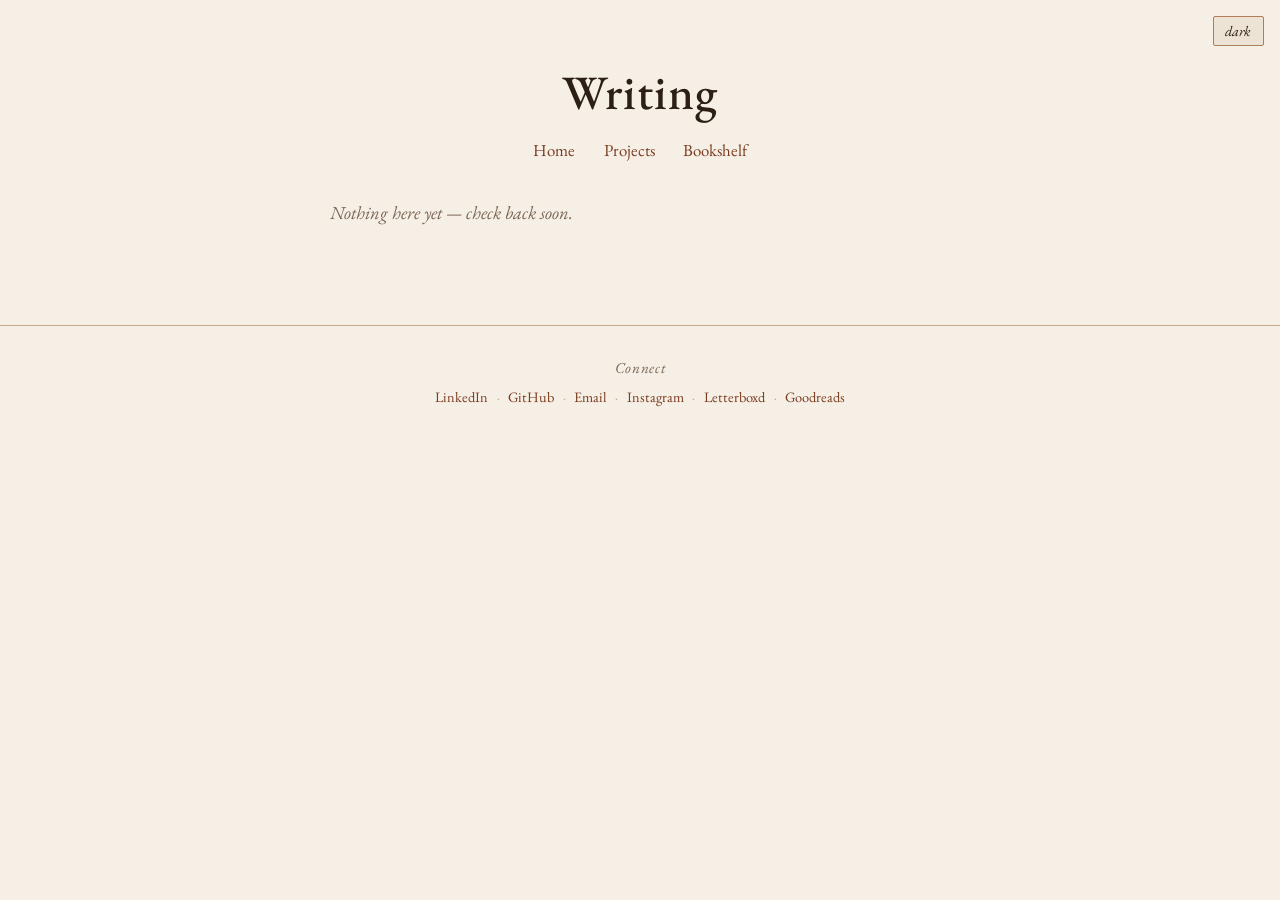
<file: bookshelf.html>
<!DOCTYPE html>
<html lang="en">
    <head>
        <meta charset="UTF-8">
        <meta name="description" content="Writing by Jeremy Kelly.">
        <meta name="viewport" content="width=device-width, initial-scale=1.0">
        <meta property="og:type" content="website">
        <meta property="og:title" content="Jeremy Kelly — Writing">
        <meta property="og:description" content="Writing by Jeremy Kelly.">
        <meta property="og:url" content="https://keremyjelly.github.io/bookshelf.html">
        <meta property="og:image" content="https://keremyjelly.github.io/assets/images/jelly-beach-smile.JPG">
        <meta name="twitter:card" content="summary_large_image">
        <meta name="twitter:title" content="Jeremy Kelly — Writing">
        <meta name="twitter:description" content="Writing by Jeremy Kelly.">
        <meta name="twitter:image" content="https://keremyjelly.github.io/assets/images/jelly-beach-smile.JPG">
        <base href="/">
        <link rel="stylesheet" href="assets/style.css">
        <title>Jeremy Kelly — Writing</title>
        <script>
            (function () {
                const saved = localStorage.getItem('theme');
                const prefersLight = window.matchMedia('(prefers-color-scheme: light)').matches;
                document.documentElement.setAttribute('data-theme', saved || (prefersLight ? 'light' : 'dark'));
            })();
        </script>
    </head>
    <body>
        <button class="theme-toggle" id="themeToggle" onclick="toggleTheme()">dark</button>

        <div class="container">
            <main class="centered-content">
                <h1>Writing</h1>
                <div class="nav">
                    <a class="btn" href="index.html">Home</a>
                    <a class="btn" href="projects.html">Projects</a>
                    <a class="btn" href="bookshelf.html">Bookshelf</a>
                </div>

                <div class="blog-list-empty">
                    <p class="body-text">Nothing here yet — check back soon.</p>
                </div>
            </main>
        </div>

        <footer class="colophon">
            <div class="colophon-name">Connect</div>
            <nav class="colophon-links">
                <a href="https://www.linkedin.com/in/jeremy-kelly-074359347">LinkedIn</a>
                <span>·</span>
                <a href="https://github.com/keremyjelly">GitHub</a>
                <span>·</span>
                <a href="mailto:jskelly2024@gmail.com">Email</a>
                <span>·</span>
                <a href="https://www.instagram.com/keremyjelly/">Instagram</a>
                <span>·</span>
                <a href="https://letterboxd.com/jkell_/">Letterboxd</a>
                <span>·</span>
                <a href="https://www.goodreads.com/user/show/188715507-jeremy-kelly">Goodreads</a>
            </nav>
        </footer>

        <script>
            function toggleTheme() {
                const current = document.documentElement.getAttribute('data-theme');
                const next = current === 'dark' ? 'light' : 'dark';
                document.documentElement.setAttribute('data-theme', next);
                localStorage.setItem('theme', next);
                updateToggleLabel();
            }

            function updateToggleLabel() {
                const current = document.documentElement.getAttribute('data-theme');
                document.getElementById('themeToggle').textContent = current === 'dark' ? 'light' : 'dark';
            }

            updateToggleLabel();
        </script>
    </body>
</html>
</file>
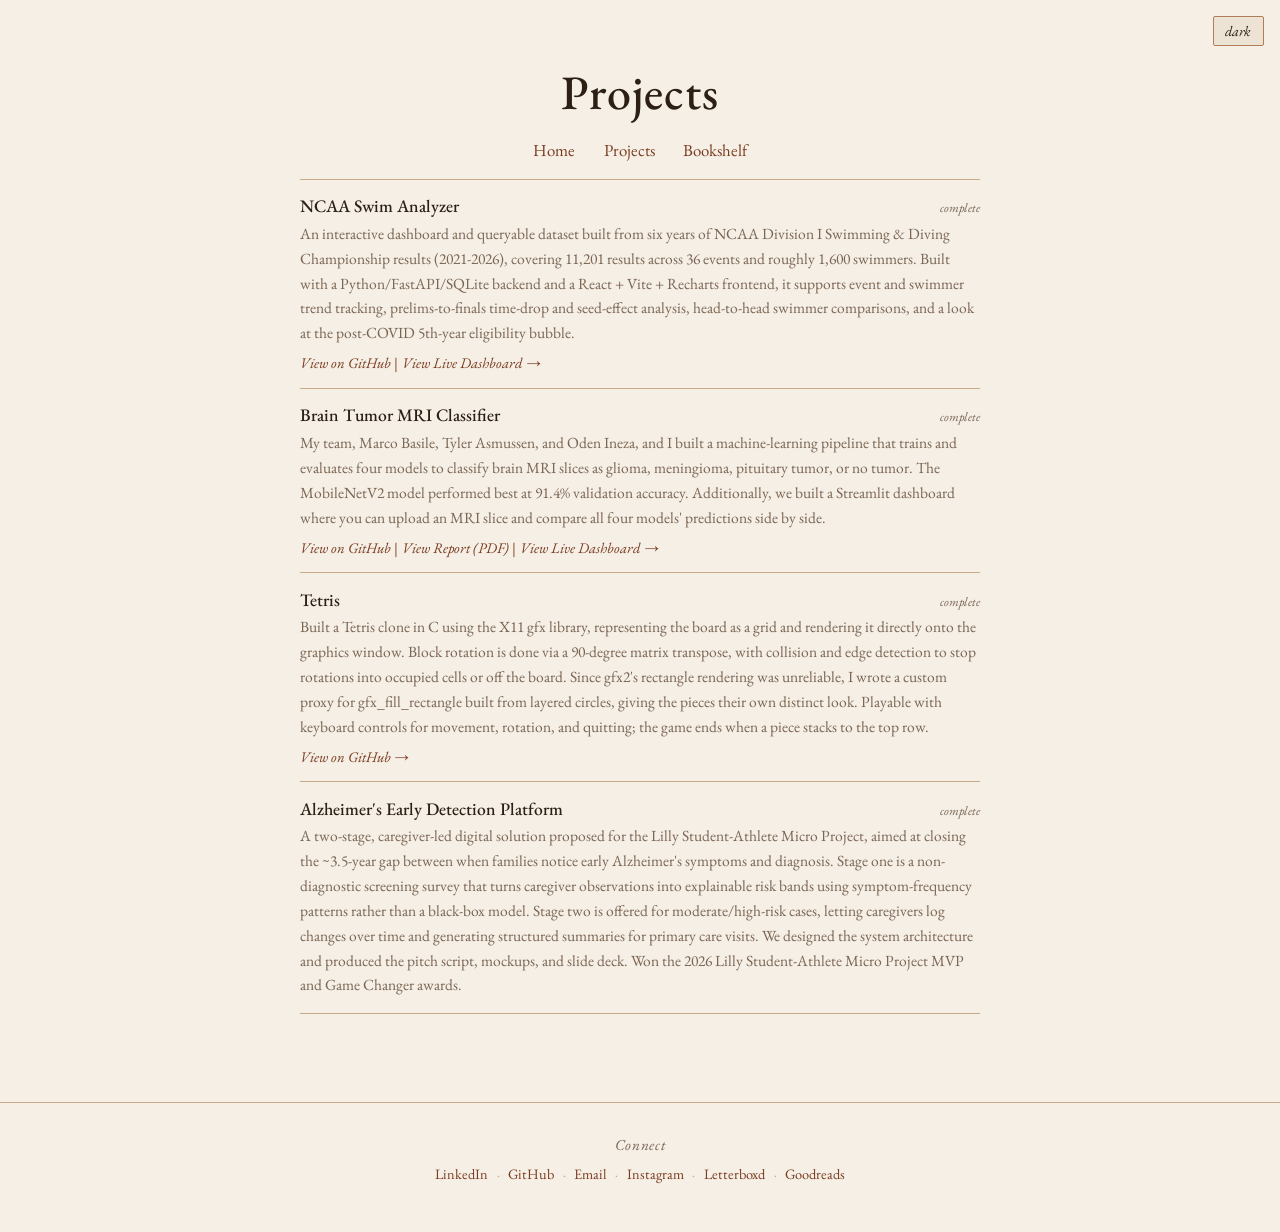
<file: projects.html>
<!DOCTYPE html>
<html lang="en">
    <head>
        <meta charset="UTF-8">
        <meta name="description" content="Projects by Jeremy Kelly.">
        <meta name="viewport" content="width=device-width, initial-scale=1.0">
        <meta property="og:type" content="website">
        <meta property="og:title" content="Jeremy Kelly — Projects">
        <meta property="og:description" content="Projects by Jeremy Kelly.">
        <meta property="og:url" content="https://keremyjelly.github.io/projects.html">
        <meta property="og:image" content="https://keremyjelly.github.io/assets/images/jelly-beach-smile.JPG">
        <meta name="twitter:card" content="summary_large_image">
        <meta name="twitter:title" content="Jeremy Kelly — Projects">
        <meta name="twitter:description" content="Projects by Jeremy Kelly.">
        <meta name="twitter:image" content="https://keremyjelly.github.io/assets/images/jelly-beach-smile.JPG">
        <base href="/">
        <link rel="stylesheet" href="assets/style.css">
        <title>Jeremy Kelly — Projects</title>
        <script>
            (function () {
                const saved = localStorage.getItem('theme');
                const prefersLight = window.matchMedia('(prefers-color-scheme: light)').matches;
                document.documentElement.setAttribute('data-theme', saved || (prefersLight ? 'light' : 'dark'));
            })();
        </script>
    </head>
    <body>
        <button class="theme-toggle" id="themeToggle" onclick="toggleTheme()">dark</button>

        <div class="container">
            <main class="centered-content">
                <h1>Projects</h1>
                <div class="nav">
                    <a class="btn" href="index.html">Home</a>
                    <a class="btn" href="projects.html">Projects</a>
                    <a class="btn" href="bookshelf.html">Bookshelf</a>
                </div>

                <div class="project-list">
                    <div class="project-item">
                        <div class="project-header">
                            <span class="project-title">NCAA Swim Analyzer</span>
                            <span class="project-status status-complete">complete</span>
                        </div>
                        <p class="project-desc">
                            An interactive dashboard and queryable dataset built from six years of NCAA Division I Swimming & Diving Championship results (2021-2026), covering 11,201 results across 36 events and roughly 1,600 swimmers. Built with a Python/FastAPI/SQLite backend and a React + Vite + Recharts frontend, it supports event and swimmer trend tracking, prelims-to-finals time-drop and seed-effect analysis, head-to-head swimmer comparisons, and a look at the post-COVID 5th-year eligibility bubble.
                        </p>
                        <a class="project-link" href="https://github.com/keremyjelly/ncaa-swim-analyzer">View on GitHub |</a>
                        <a class="project-link" href="https://ncaa-swim-analyzer.fastapicloud.dev">View Live Dashboard →</a>
                    </div>
                    <div class="project-item">
                        <div class="project-header">
                            <span class="project-title">Brain Tumor MRI Classifier</span>
                            <span class="project-status status-complete">complete</span>
                        </div>
                        <p class="project-desc">
                            My team, Marco Basile, Tyler Asmussen, and Oden Ineza, and I built a machine-learning pipeline that trains and evaluates four models to
                            classify brain MRI slices as glioma, meningioma, pituitary tumor, or no tumor. The MobileNetV2 model performed best at 91.4% validation
                            accuracy. Additionally, we built a Streamlit dashboard where you can upload an MRI slice and compare all four models' predictions side by side.
                        </p>
                        <a class="project-link" href="https://github.com/keremyjelly/tumor-classification">View on GitHub |</a>
                        <a class="project-link" href="assets/files/ml_final_deliverable.pdf">View Report (PDF) |</a>
                        <a class="project-link" href="https://mle-tumor-classification.streamlit.app">View Live Dashboard →</a>
                    </div>
                    <div class="project-item">
                        <div class="project-header">
                            <span class="project-title">Tetris</span>
                            <span class="project-status status-complete">complete</span>
                        </div>
                        <p class="project-desc">
                            Built a Tetris clone in C using the X11 gfx library, representing the board as a grid and rendering it directly onto the graphics window. Block rotation is done via a 90-degree matrix transpose, with collision and edge detection to stop rotations into occupied cells or off the board. Since gfx2's rectangle rendering was unreliable, I wrote a custom proxy for gfx_fill_rectangle built from layered circles, giving the pieces their own distinct look. Playable with keyboard controls for movement, rotation, and quitting; the game ends when a piece stacks to the top row.
                        </p>
                        <a class="project-link" href="https://github.com/keremyjelly/tetris-clone">View on GitHub →</a>
                    </div>
                    <div class="project-item">
                        <div class="project-header">
                            <span class="project-title">Alzheimer's Early Detection Platform</span>
                            <span class="project-status status-complete">complete</span>
                        </div>
                        <p class="project-desc">
                            A two-stage, caregiver-led digital solution proposed for the Lilly Student-Athlete Micro Project, aimed at closing the ~3.5-year gap between when families notice early Alzheimer's symptoms and diagnosis. Stage one is a non-diagnostic screening survey that turns caregiver observations into explainable risk bands using symptom-frequency patterns rather than a black-box model. Stage two is offered for moderate/high-risk cases, letting caregivers log changes over time and generating structured summaries for primary care visits. We designed the system architecture and produced the pitch script, mockups, and slide deck. Won the 2026 Lilly Student-Athlete Micro Project MVP and Game Changer awards.
                        </p>
                    </div>
                </div>
            </main>
        </div>

        <footer class="colophon">
            <div class="colophon-name">Connect</div>
            <nav class="colophon-links">
                <a href="https://www.linkedin.com/in/jeremy-kelly-074359347">LinkedIn</a>
                <span>·</span>
                <a href="https://github.com/keremyjelly">GitHub</a>
                <span>·</span>
                <a href="mailto:jskelly2024@gmail.com">Email</a>
                <span>·</span>
                <a href="https://www.instagram.com/keremyjelly/">Instagram</a>
                <span>·</span>
                <a href="https://letterboxd.com/jkell_/">Letterboxd</a>
                <span>·</span>
                <a href="https://www.goodreads.com/user/show/188715507-jeremy-kelly">Goodreads</a>
            </nav>
        </footer>

        <script>
            function toggleTheme() {
                const current = document.documentElement.getAttribute('data-theme');
                const next = current === 'dark' ? 'light' : 'dark';
                document.documentElement.setAttribute('data-theme', next);
                localStorage.setItem('theme', next);
                updateToggleLabel();
            }

            function updateToggleLabel() {
                const current = document.documentElement.getAttribute('data-theme');
                document.getElementById('themeToggle').textContent = current === 'dark' ? 'light' : 'dark';
            }

            updateToggleLabel();
        </script>
    </body>
</html>
</file>
<file: assets/style.css>
@import url("https://fonts.googleapis.com/css2?family=EB+Garamond:ital,wght@0,400;0,500;0,600;1,400;1,500&family=Caveat:wght@400;500&display=swap");

/* ── Theme tokens ─────────────────────────────────────────── */
:root {
    --bg:          #f5efe6;
    --surface:     #ede3d4;
    --text:        #2c1f14;
    --text-muted:  #7a6552;
    --accent:      #b07d56;
    --link:        #7a3b1e;
    --shadow:      rgba(44, 31, 20, 0.14);
    --rule:        #c9aa88;
}

[data-theme="dark"] {
    --bg:          #1c1008;
    --surface:     #261508;
    --text:        #e8d5b7;
    --text-muted:  #9e8060;
    --accent:      #7a5c3a;
    --link:        #c9956a;
    --shadow:      rgba(0, 0, 0, 0.55);
    --rule:        #4a3320;
}

/* ── Base ─────────────────────────────────────────────────── */
html, body {
    margin: 0;
    padding: 0;
    width: 100%;
    min-height: 100%;
    background-color: var(--bg);
    color: var(--text);
    transition: background-color 0.35s ease, color 0.35s ease;
}

/* ── Layout ───────────────────────────────────────────────── */
.container {
    display: flex;
    align-items: flex-start;
    max-width: 720px;
    margin: 0 auto;
    padding: 2em 1em 2.5em;
    background-color: var(--bg);
    transition: background-color 0.35s ease;
}

.centered-content {
    display: flex;
    flex-direction: column;
    align-items: center;
    width: 100%;
}

/* ── Theme toggle ─────────────────────────────────────────── */
.theme-toggle {
    position: fixed;
    top: 1rem;
    right: 1rem;
    font-family: 'EB Garamond', serif;
    font-size: 0.9em;
    font-style: italic;
    background: var(--surface);
    color: var(--text);
    border: 1px solid var(--accent);
    border-radius: 2px;
    padding: 0.3em 0.8em;
    cursor: pointer;
    z-index: 100;
    transition: background 0.25s, color 0.25s, border-color 0.25s;
}

.theme-toggle:hover {
    background: var(--accent);
    color: var(--bg);
}

/* ── Profile image — polaroid ─────────────────────────────── */
img.profile-pic {
    width: 340px;
    height: auto;
    display: block;
    border-radius: 1px;
    margin: 1em auto;
    padding: 10px 10px 38px;
    background-color: #faf6f0;
    box-shadow: 3px 5px 18px var(--shadow), 0 1px 4px var(--shadow);
    filter: sepia(0.3) saturate(1.2) contrast(0.93) brightness(1.04);
    transform: rotate(-1.4deg);
}

/* ── Headings ─────────────────────────────────────────────── */
h1 {
    font-family: 'EB Garamond', serif;
    font-size: 3em;
    font-weight: 500;
    margin-top: 0.6em;
    margin-bottom: 0.2em;
    text-align: center;
    color: var(--text);
    letter-spacing: 0.02em;
}

h2 {
    font-family: 'EB Garamond', serif;
    font-size: 1.55em;
    font-weight: 500;
    font-style: italic;
    margin-top: 1.8em;
    margin-bottom: 0.4em;
    text-align: center;
    color: var(--text);
}

/* ── Navigation ───────────────────────────────────────────── */
.nav {
    display: flex;
    gap: 1.8em;
    margin: 0.4em 0 0.5em;
}

.btn {
    font-family: 'EB Garamond', serif;
    font-size: 1.05em;
    color: var(--link);
    text-decoration: none;
    border-bottom: 1px solid transparent;
    padding-bottom: 1px;
    transition: border-color 0.2s ease;
    background: none;
}

.btn:hover {
    border-bottom-color: var(--link);
}

/* ── Quote widget — journal header ────────────────────────── */
.quote-widget {
    width: 100%;
    max-width: 680px;
    cursor: pointer;
    padding: 0.9em 0.5em;
    margin: 1.2em 0 0.5em;
    border-top: 1px solid var(--rule);
    border-bottom: 1px solid var(--rule);
    text-align: center;
    opacity: 1;
    transition: opacity 0.4s ease;
}

.quote-widget.fading {
    opacity: 0;
}

.quote-text {
    font-family: 'Caveat', cursive;
    font-size: 1.4em;
    line-height: 1.5em;
    color: var(--text);
    margin: 0 0 0.4em;
    font-style: italic;
}

.quote-author {
    font-family: 'Caveat', cursive;
    font-size: 1.05em;
    color: var(--text-muted);
    display: block;
    text-align: right;
    padding-right: 0.75em;
}

.quote-hint {
    font-family: 'EB Garamond', serif;
    font-size: 0.72em;
    font-style: italic;
    color: var(--accent);
    margin-top: 0.6em;
    opacity: 0.75;
}

/* ── Body text ────────────────────────────────────────────── */
.body-text-container {
    width: 100%;
    max-width: 680px;
}

.body-text {
    font-family: 'EB Garamond', serif;
    font-size: 1.15em;
    line-height: 1.85em;
    text-indent: 2em;
    margin-top: 0;
    margin-bottom: 0;
    max-width: 680px;
    width: 100%;
    text-align: left;
    color: var(--text);
}

.body-text-container ul {
    padding-left: 1.5em;
    margin-top: 0.5em;
}

.body-text-container li.body-text {
    text-indent: 0;
    margin-bottom: 0.3em;
}

/* ── Colophon footer ──────────────────────────────────────── */
.colophon {
    text-align: center;
    padding: 2em 1.5em 3em;
    border-top: 1px solid var(--rule);
    margin-top: 1em;
}

.colophon-name {
    font-family: 'EB Garamond', serif;
    font-size: 0.95em;
    font-style: italic;
    color: var(--text-muted);
    margin-bottom: 0.6em;
    letter-spacing: 0.04em;
}

.colophon-links {
    display: flex;
    justify-content: center;
    align-items: center;
    flex-wrap: wrap;
    gap: 0.4em 0.6em;
    font-family: 'EB Garamond', serif;
    font-size: 0.9em;
}

.colophon-links a {
    color: var(--link);
    text-decoration: none;
    border-bottom: 1px solid transparent;
    transition: border-color 0.2s ease;
}

.colophon-links a:hover {
    border-bottom-color: var(--link);
}

.colophon-links span {
    color: var(--rule);
    user-select: none;
}

/* ── Projects ─────────────────────────────────────────────── */
.project-list {
    width: 100%;
    max-width: 680px;
    margin: 0.5em 0 2em;
}

.project-item {
    padding: 0.9em 0;
    border-bottom: 1px solid var(--rule);
}

.project-item:first-child {
    border-top: 1px solid var(--rule);
}

.project-header {
    display: flex;
    align-items: baseline;
    justify-content: space-between;
    gap: 1em;
    margin-bottom: 0.3em;
}

.project-title {
    font-family: 'EB Garamond', serif;
    font-size: 1.1em;
    font-weight: 500;
    color: var(--text);
}

.project-status {
    font-family: 'EB Garamond', serif;
    font-size: 0.78em;
    font-style: italic;
    white-space: nowrap;
    color: var(--text-muted);
}

.project-desc {
    font-family: 'EB Garamond', serif;
    font-size: 0.97em;
    line-height: 1.6em;
    color: var(--text-muted);
    margin: 0;
}

.project-link {
    display: inline-block;
    font-family: 'EB Garamond', serif;
    font-size: 0.92em;
    font-style: italic;
    color: var(--link);
    text-decoration: none;
    border-bottom: 1px solid transparent;
    margin-top: 0.5em;
    transition: border-color 0.2s ease;
}

.project-link:hover {
    border-bottom-color: var(--link);
}

/* ── Contact form ─────────────────────────────────────────── */
.contact-form {
    width: 100%;
    max-width: 480px;
    margin: 0.5em 0 2em;
    display: flex;
    flex-direction: column;
}

/* Our own display:flex above would otherwise beat the browser's
   default [hidden] { display: none } rule, since both are
   author-origin-equivalent and match on the same element. */
.contact-form[hidden] {
    display: none;
}

.form-label {
    font-family: 'EB Garamond', serif;
    font-size: 0.95em;
    font-style: italic;
    color: var(--text-muted);
    margin: 0.9em 0 0.3em;
}

.form-input {
    font-family: 'EB Garamond', serif;
    font-size: 1em;
    color: var(--text);
    background-color: var(--surface);
    border: 1px solid var(--rule);
    border-radius: 2px;
    padding: 0.5em 0.7em;
    transition: border-color 0.2s ease;
}

.form-input:focus {
    outline: none;
    border-color: var(--accent);
}

textarea.form-input {
    resize: vertical;
    font-size: 1em;
}

.form-submit {
    font-family: 'EB Garamond', serif;
    font-size: 1em;
    font-style: italic;
    align-self: flex-start;
    margin-top: 1.2em;
    background: var(--surface);
    color: var(--text);
    border: 1px solid var(--accent);
    border-radius: 2px;
    padding: 0.4em 1.3em;
    cursor: pointer;
    transition: background 0.25s, color 0.25s;
}

.form-submit:hover {
    background: var(--accent);
    color: var(--bg);
}

.form-success {
    font-family: 'EB Garamond', serif;
    font-size: 1.05em;
    font-style: italic;
    color: var(--text-muted);
    margin: 0.5em 0 2em;
}

/* ── Cork board ───────────────────────────────────────────── */
.corkboard {
    width: 100%;
    box-sizing: border-box;
    padding: 3.5rem 1.5rem 4rem;
    background-color: #b8966a;
    background-image:
        repeating-linear-gradient(
            0deg,
            transparent, transparent 2px,
            rgba(0, 0, 0, 0.03) 2px, rgba(0, 0, 0, 0.03) 3px
        ),
        repeating-linear-gradient(
            90deg,
            transparent, transparent 5px,
            rgba(160, 110, 50, 0.07) 5px, rgba(160, 110, 50, 0.07) 6px
        );
    box-shadow: inset 0 3px 14px rgba(0, 0, 0, 0.22), inset 0 -3px 10px rgba(0, 0, 0, 0.16);
}

[data-theme="dark"] .corkboard {
    background-color: #6b4c2a;
    background-image:
        repeating-linear-gradient(
            0deg,
            transparent, transparent 2px,
            rgba(0, 0, 0, 0.05) 2px, rgba(0, 0, 0, 0.05) 3px
        ),
        repeating-linear-gradient(
            90deg,
            transparent, transparent 5px,
            rgba(90, 60, 20, 0.1) 5px, rgba(90, 60, 20, 0.1) 6px
        );
}

.board-grid {
    display: flex;
    flex-wrap: wrap;
    justify-content: center;
    align-items: flex-start;
    gap: 7rem 6rem;
    max-width: 1000px;
    margin: 0 auto;
}

/* Shared pin dot */
.pin-card {
    position: relative;
    transform: rotate(var(--rot, 0deg)) translateY(var(--mt, 0px));
    transition: transform 0.2s ease, box-shadow 0.2s ease, z-index 0s;
    z-index: 1;
}

.pin-card:hover {
    transform: rotate(0deg) translateY(var(--mt, 0px)) scale(1.04);
    z-index: 10;
}

.pin-card::before {
    content: '';
    position: absolute;
    top: -10px;
    left: 50%;
    transform: translateX(-50%);
    width: 14px;
    height: 14px;
    border-radius: 50%;
    background: radial-gradient(circle at 38% 35%, #e8cfa0, #7a5010);
    box-shadow: 0 2px 5px rgba(0, 0, 0, 0.5);
    z-index: 2;
}

/* Note cards */
.note-card {
    width: 210px;
    background-color: #fdf5e4;
    padding: 1.4em 1.2em 1em;
    box-shadow: 2px 4px 14px rgba(0, 0, 0, 0.3);
    text-decoration: none;
    display: block;
    color: inherit;
}

[data-theme="dark"] .note-card {
    background-color: #efe0bc;
}

.note-card:hover {
    box-shadow: 4px 7px 22px rgba(0, 0, 0, 0.38);
}

.note-title {
    font-family: 'Caveat', cursive;
    font-size: 1.25em;
    font-weight: 500;
    color: #2c1f14;
    margin: 0 0 0.5em;
    line-height: 1.3;
}

.note-body {
    font-family: 'EB Garamond', serif;
    font-size: 0.88em;
    line-height: 1.55em;
    color: #4a3728;
    margin: 0 0 1em;
}

.note-date {
    font-family: 'EB Garamond', serif;
    font-size: 0.78em;
    font-style: italic;
    color: #7a6552;
    display: block;
    text-align: right;
}

/* Polaroid cards */
.polaroid-card {
    width: 176px;
    background-color: #faf6f0;
    padding: 8px 8px 36px;
    box-shadow: 2px 4px 14px rgba(0, 0, 0, 0.3);
}

.polaroid-card:hover {
    box-shadow: 4px 7px 22px rgba(0, 0, 0, 0.38);
}

.polaroid-placeholder {
    width: 100%;
    aspect-ratio: 1;
    background-color: #d6c9b0;
    display: flex;
    align-items: center;
    justify-content: center;
}

.polaroid-placeholder-text {
    font-family: 'EB Garamond', serif;
    font-size: 0.8em;
    font-style: italic;
    color: #8a7a65;
}

.polaroid-caption {
    font-family: 'Caveat', cursive;
    font-size: 1em;
    color: #3d2b1f;
    text-align: center;
    margin: 0.5em 0 0;
}

/* Board footer */
.board-footer {
    text-align: center;
    padding: 2.2em 0 1em;
    background-color: var(--bg);
    transition: background-color 0.35s ease;
}

.view-all-link {
    font-family: 'EB Garamond', serif;
    font-size: 1.05em;
    font-style: italic;
    color: var(--link);
    text-decoration: none;
    border-bottom: 1px solid transparent;
    transition: border-color 0.2s ease;
}

.view-all-link:hover {
    border-bottom-color: var(--link);
}

/* ── Blog list ────────────────────────────────────────────── */
.blog-list {
    width: 100%;
    max-width: 620px;
    margin: 1.5em 0 2.5em;
}

.blog-list-empty {
    width: 100%;
    max-width: 620px;
    margin: 1.5em 0 2.5em;
    text-align: center;
}

.blog-list-empty .body-text {
    text-indent: 0;
    color: var(--text-muted);
    font-style: italic;
}

.blog-list-item {
    display: flex;
    align-items: baseline;
    gap: 1.2em;
    padding: 0.55em 0 0.55em 0.75em;
    border-bottom: 1px solid var(--rule);
    border-left: 3px solid transparent;
}

.blog-list-item:first-child {
    border-top: 1px solid var(--rule);
}

.blog-list-item:nth-child(5n+1) { border-left-color: #c9a8b2; } /* dusty rose */
.blog-list-item:nth-child(5n+2) { border-left-color: #a8b8a0; } /* sage green */
.blog-list-item:nth-child(5n+3) { border-left-color: #a8b4c8; } /* muted blue */
.blog-list-item:nth-child(5n+4) { border-left-color: #c4b0cc; } /* soft lavender */
.blog-list-item:nth-child(5n+5) { border-left-color: #c8b89a; } /* warm sand */

.blog-list-item time {
    font-family: 'EB Garamond', serif;
    font-size: 0.88em;
    font-style: italic;
    color: var(--text-muted);
    white-space: nowrap;
    flex-shrink: 0;
}

.blog-list-item a {
    font-family: 'EB Garamond', serif;
    font-size: 1.05em;
    color: var(--link);
    text-decoration: none;
    border-bottom: 1px solid transparent;
    transition: border-color 0.2s ease;
}

.blog-list-item a:hover {
    border-bottom-color: var(--link);
}

/* ── Film cards (Letterboxd recents) ─────────────────────── */
.films-section {
    max-width: 940px;
    margin: 3.5rem auto 0;
    padding-top: 1.5rem;
    border-top: 1px solid rgba(255, 255, 255, 0.12);
}

.board-label {
    font-family: 'Caveat', cursive;
    font-size: 1.1em;
    color: rgba(255, 255, 255, 0.55);
    text-align: center;
    margin: 0 0 1.5rem;
    letter-spacing: 0.06em;
}

.films-row {
    display: flex;
    flex-wrap: wrap;
    justify-content: center;
    gap: 2rem 1.8rem;
}

.film-poster {
    width: 100%;
    aspect-ratio: 2 / 3;
    object-fit: cover;
    display: block;
    filter: sepia(0.25) saturate(1.15) contrast(0.93) brightness(1.03);
}

.film-rating {
    font-family: 'Caveat', cursive;
    font-size: 0.95em;
    color: #3d2b1f;
    text-align: center;
    margin: 0.2em 0 0;
}

/* ── Ticket stub (film cards) ─────────────────────────────── */
.ticket-card {
    display: flex;
    width: 300px;
    height: 115px;
    background-color: #fdf5e4;
    box-shadow: 2px 4px 14px rgba(0, 0, 0, 0.3);
    overflow: hidden;
}

/* Reposition pin to top-left punch-hole style */
.ticket-card::before {
    top: 12px;
    left: 14px;
    transform: none;
}

.ticket-card:hover {
    box-shadow: 4px 7px 22px rgba(0, 0, 0, 0.38);
}

[data-theme="dark"] .ticket-card {
    background-color: #efe0bc;
}

.ticket-main {
    flex: 1;
    padding: 0.75em 1.5em 1.25em 2em;
    border-right: 2px dashed #c9aa88;
    display: flex;
    flex-direction: column;
    justify-content: center;
    gap: 0.2em;
    min-width: 0;
}

.ticket-stub {
    width: 54px;
    flex-shrink: 0;
    display: flex;
    align-items: center;
    justify-content: center;
}

.ticket-title {
    font-family: 'Caveat', cursive;
    font-size: 1.15em;
    font-weight: 500;
    color: #2c1f14;
    margin: 0;
    line-height: 1.2;
    white-space: nowrap;
    overflow: hidden;
    text-overflow: ellipsis;
}

.ticket-meta {
    font-family: 'EB Garamond', serif;
    font-size: 0.8em;
    font-style: italic;
    color: #7a6552;
    margin: 0;
}

.ticket-note {
    font-family: 'EB Garamond', serif;
    font-size: 0.82em;
    color: #4a3728;
    margin: 0;
    white-space: nowrap;
    overflow: hidden;
    text-overflow: ellipsis;
}

.ticket-stub-text {
    font-family: 'Caveat', cursive;
    font-size: 0.88em;
    color: #7a6552;
    writing-mode: vertical-rl;
    transform: rotate(180deg);
    letter-spacing: 0.05em;
}

/* ── ASCII art ────────────────────────────────────────────── */
.ascii-art {
    font-family: 'EB Garamond', serif;
    font-size: 0.8em;
    line-height: 1em;
    white-space: pre;
    text-align: center;
    margin-top: 1em;
    margin-bottom: 0.5em;
    color: var(--text);
    font-style: normal;
}

/* ── Responsive ───────────────────────────────────────────────
   Everything above is written desktop-first (fixed widths,
   large gaps), so these breakpoints override downward instead
   of building up. Two stops: 768px catches tablets (iPad
   portrait is exactly 768px), 480px catches phones. */

/* Tablet and below */
@media (max-width: 768px) {
    .container {
        padding: 1.75em 1em 2em;
    }

    h1 {
        font-size: 2.3em;
    }

    img.profile-pic {
        width: 260px;
    }

    /* The desktop gap (7rem 6rem) was sized for a wide corkboard;
       at tablet width it leaves huge dead space between cards. */
    .corkboard {
        padding: 2.5rem 1rem 3rem;
    }

    .board-grid {
        gap: 4rem 2.5rem;
    }
}

/* Phone */
@media (max-width: 480px) {
    h1 {
        font-size: 1.9em;
    }

    img.profile-pic {
        width: 190px;
        padding: 8px 8px 28px;
    }

    .quote-text {
        font-size: 1.2em;
    }

    .nav {
        gap: 1.1em;
    }

    .corkboard {
        padding: 2rem 0.75rem 2.5rem;
    }

    .board-grid {
        gap: 2.5rem 1.5rem;
    }

    .films-row {
        gap: 1.5rem 1rem;
    }

    /* Title + status share a row via space-between; a long title
       ("Brain Tumor MRI Classifier") next to "complete" no longer
       fits one line at phone width, so let it wrap. */
    .project-header {
        flex-wrap: wrap;
    }

    /* Date + link sit side by side by default; stack them so the
       date doesn't force the link into a narrow leftover column. */
    .blog-list-item {
        flex-direction: column;
        align-items: flex-start;
        gap: 0.2em;
    }

    .colophon-links {
        gap: 0.3em 0.5em;
        font-size: 0.85em;
    }
}
</file>
